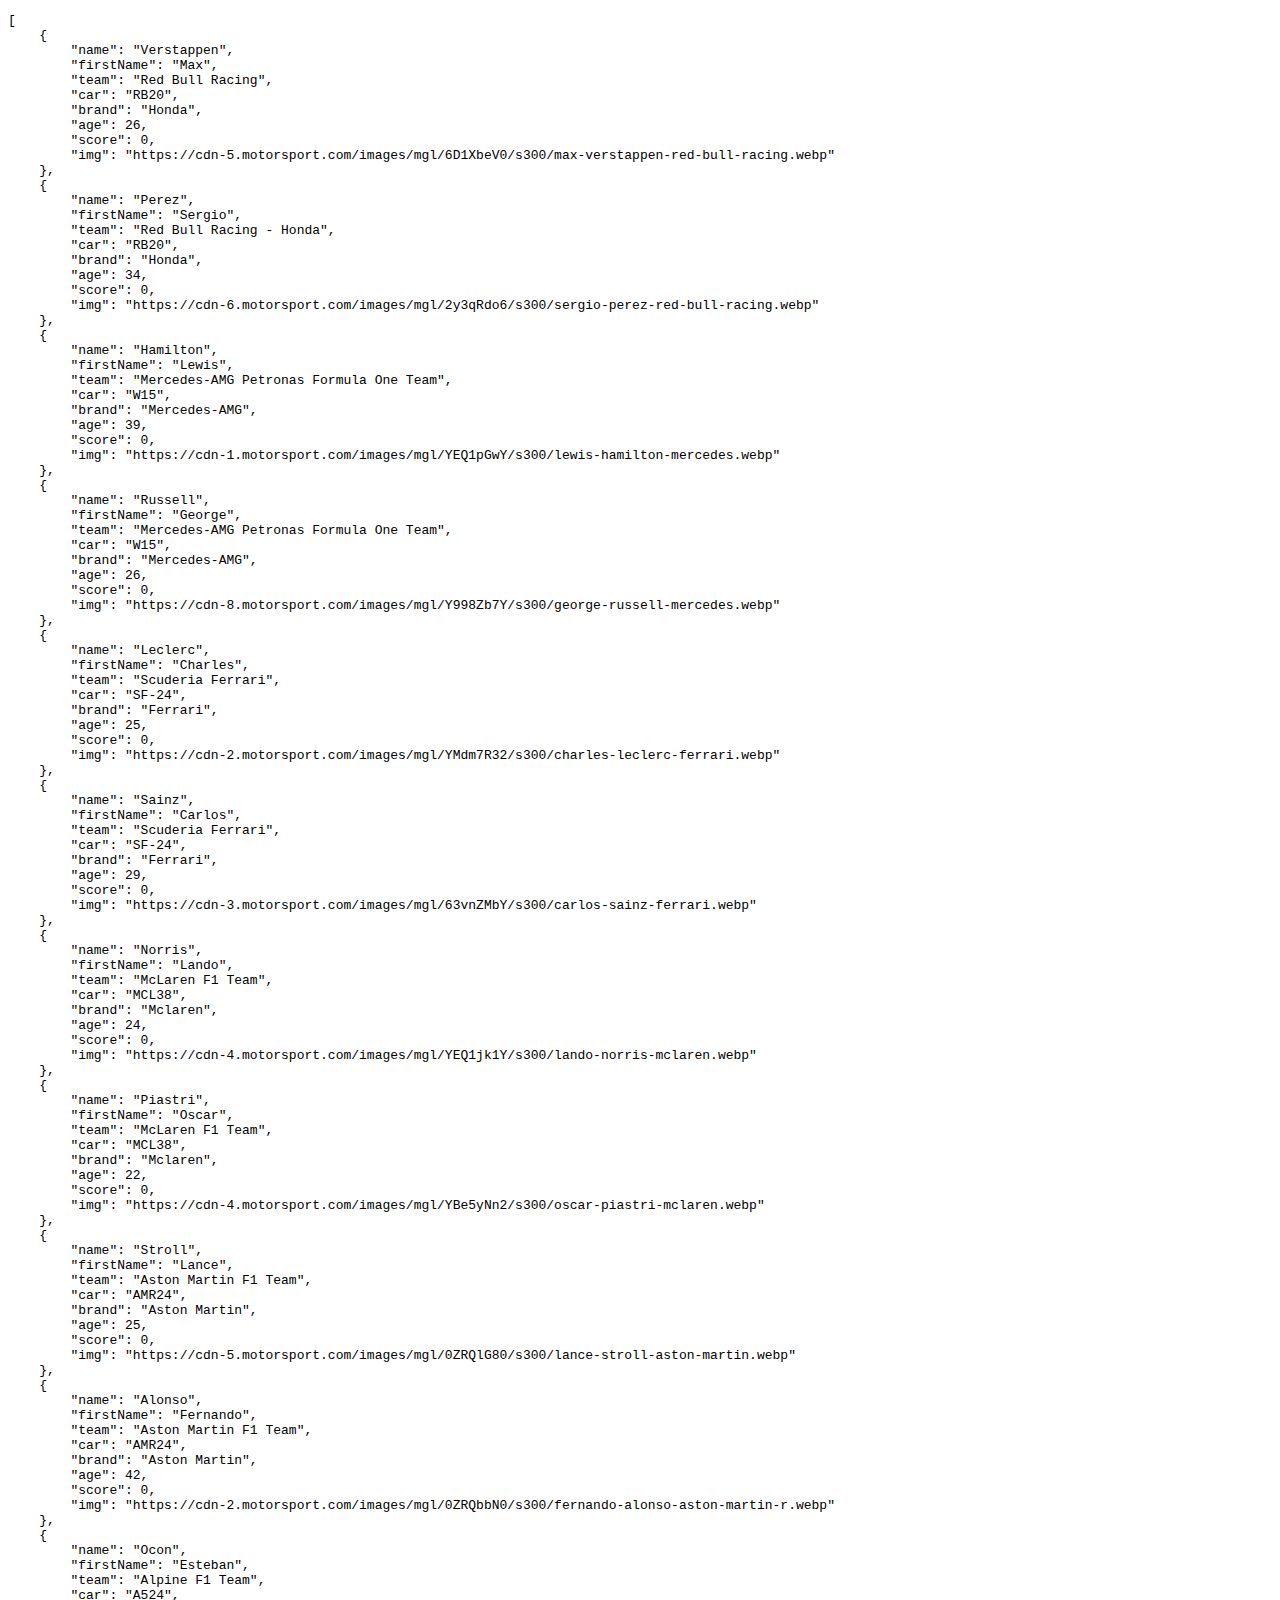
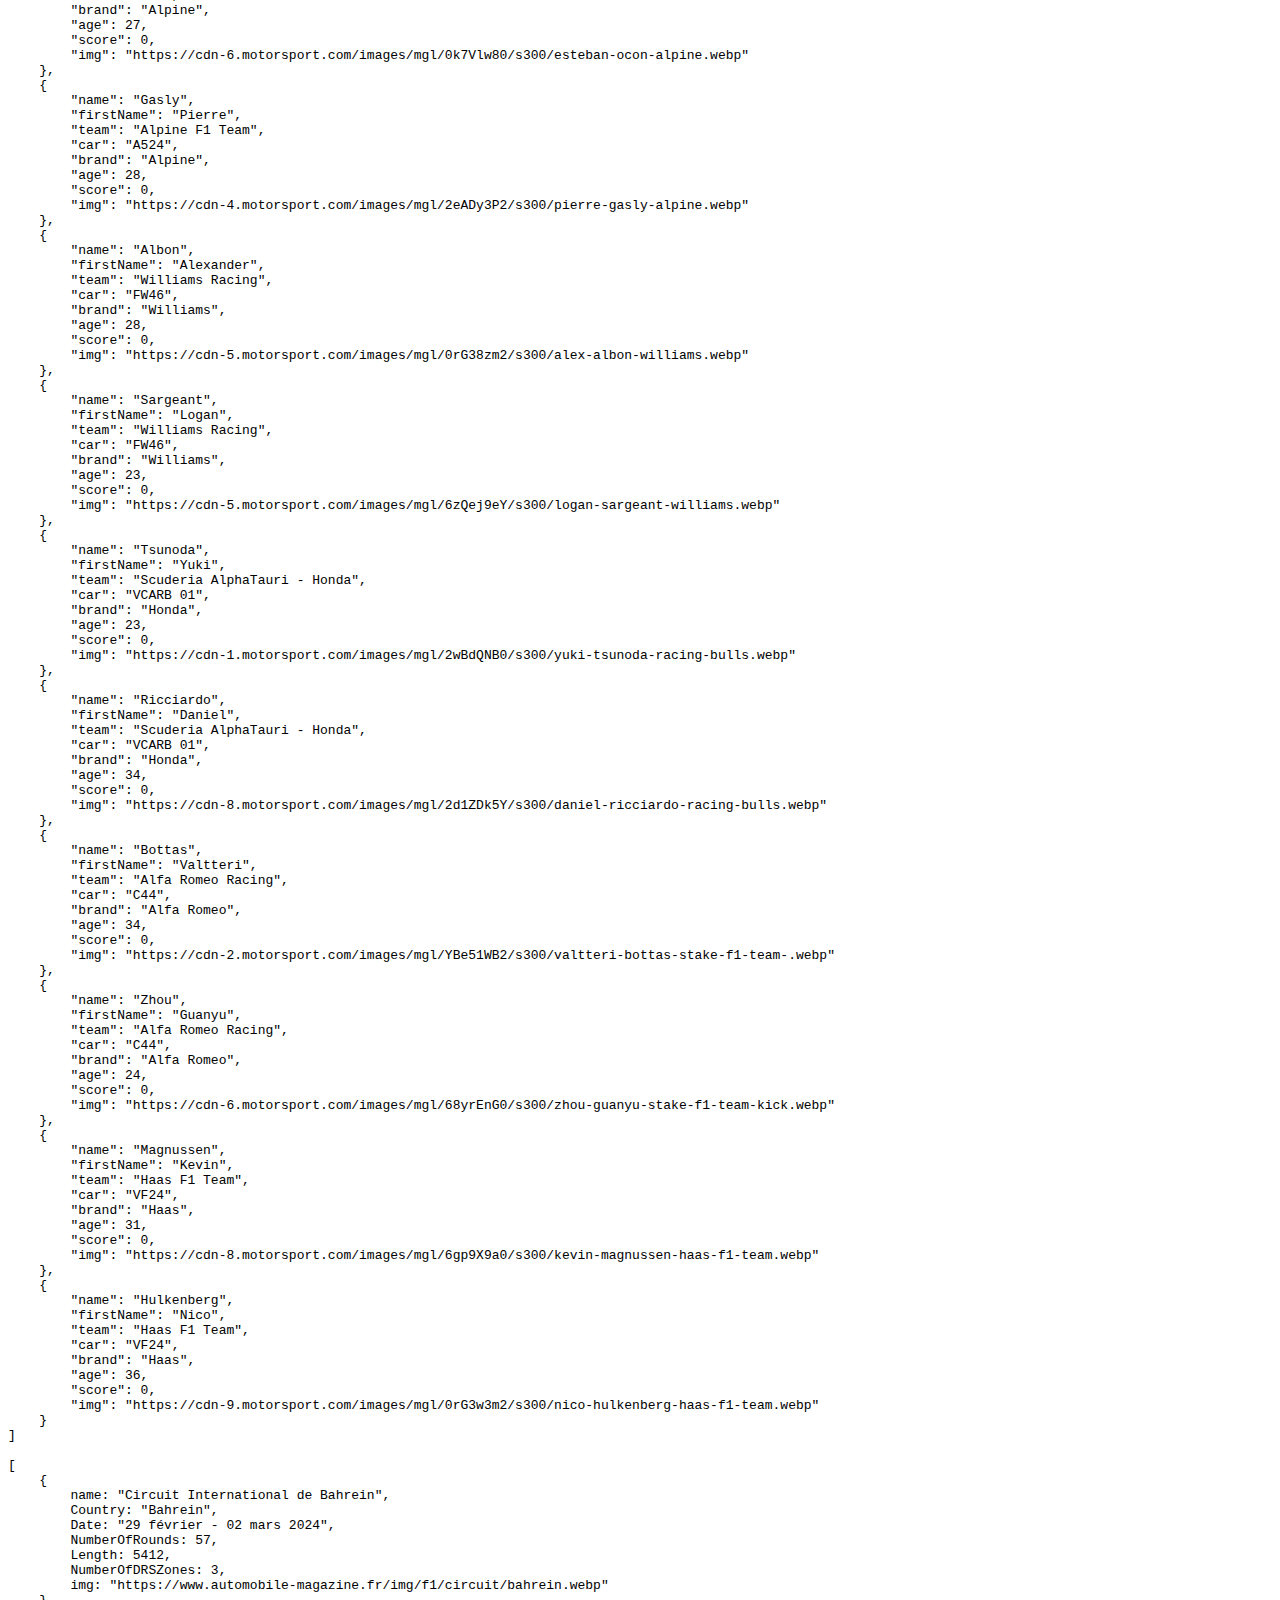
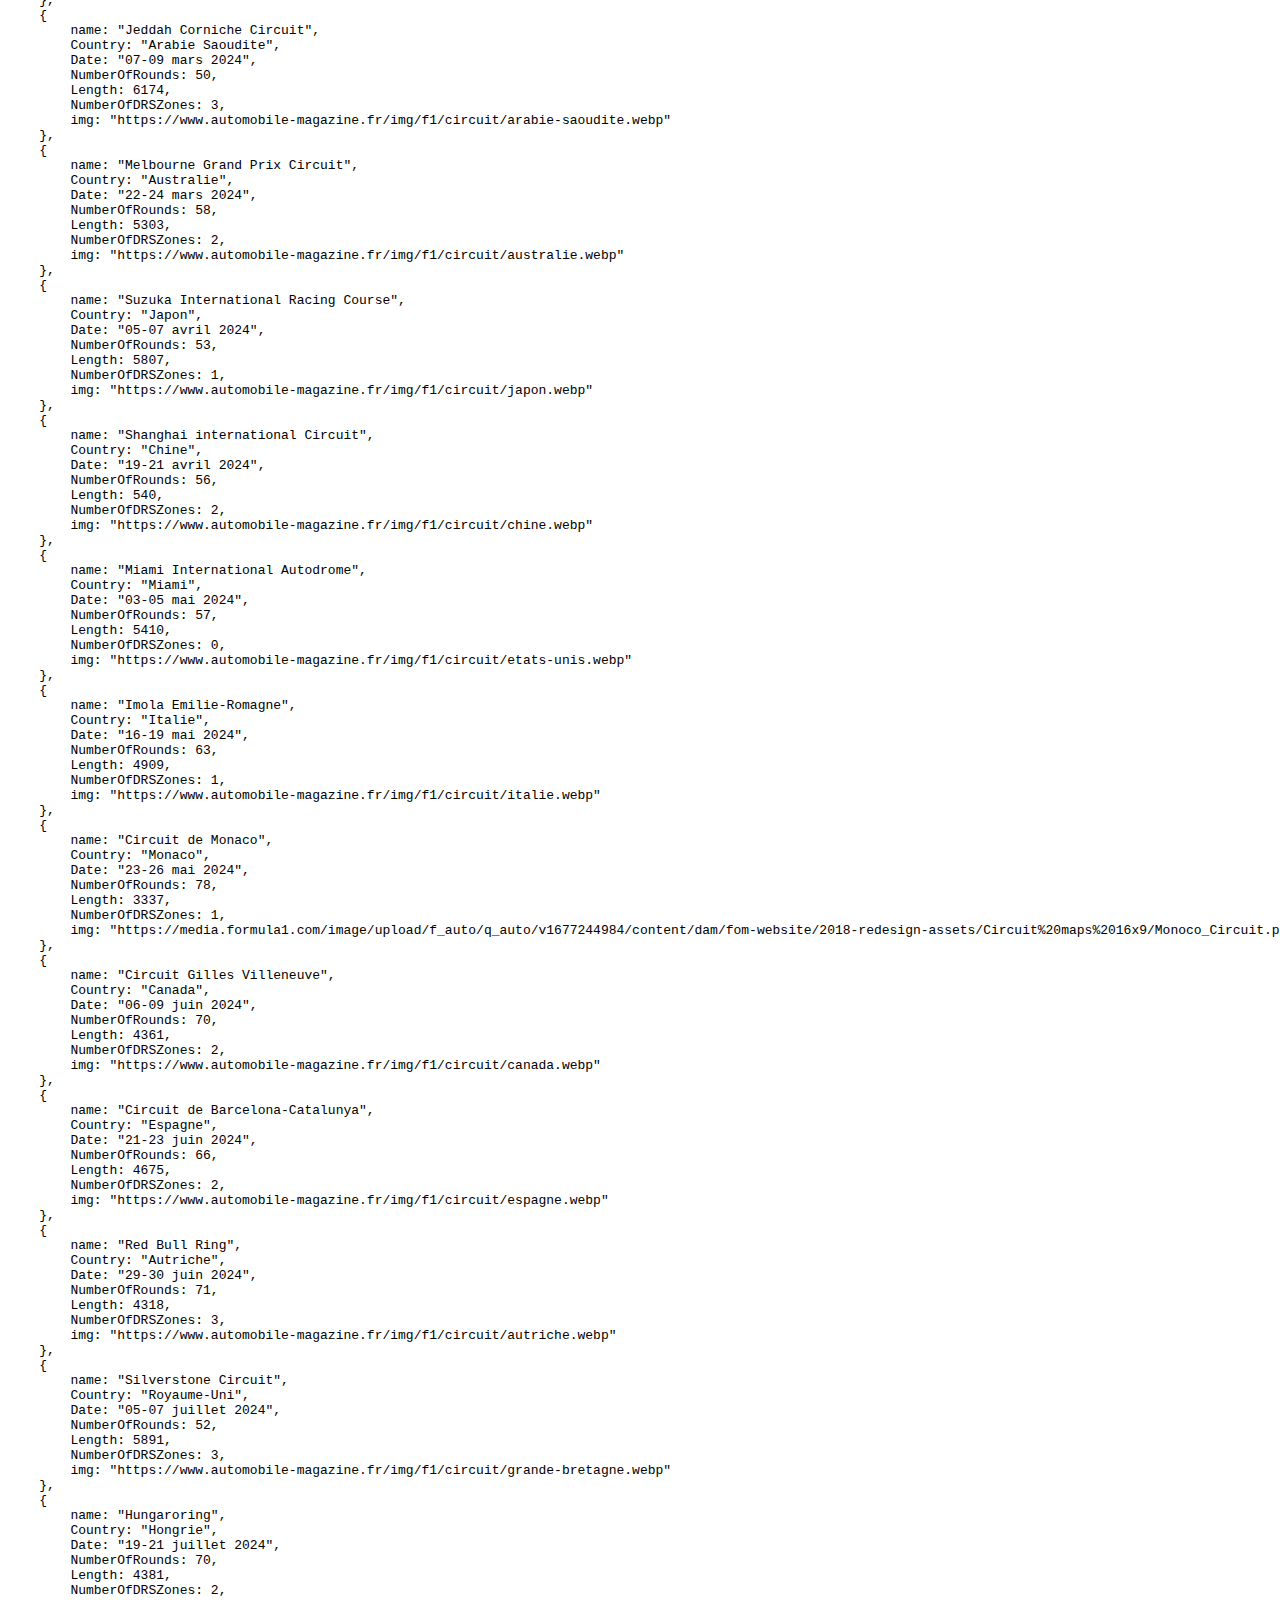
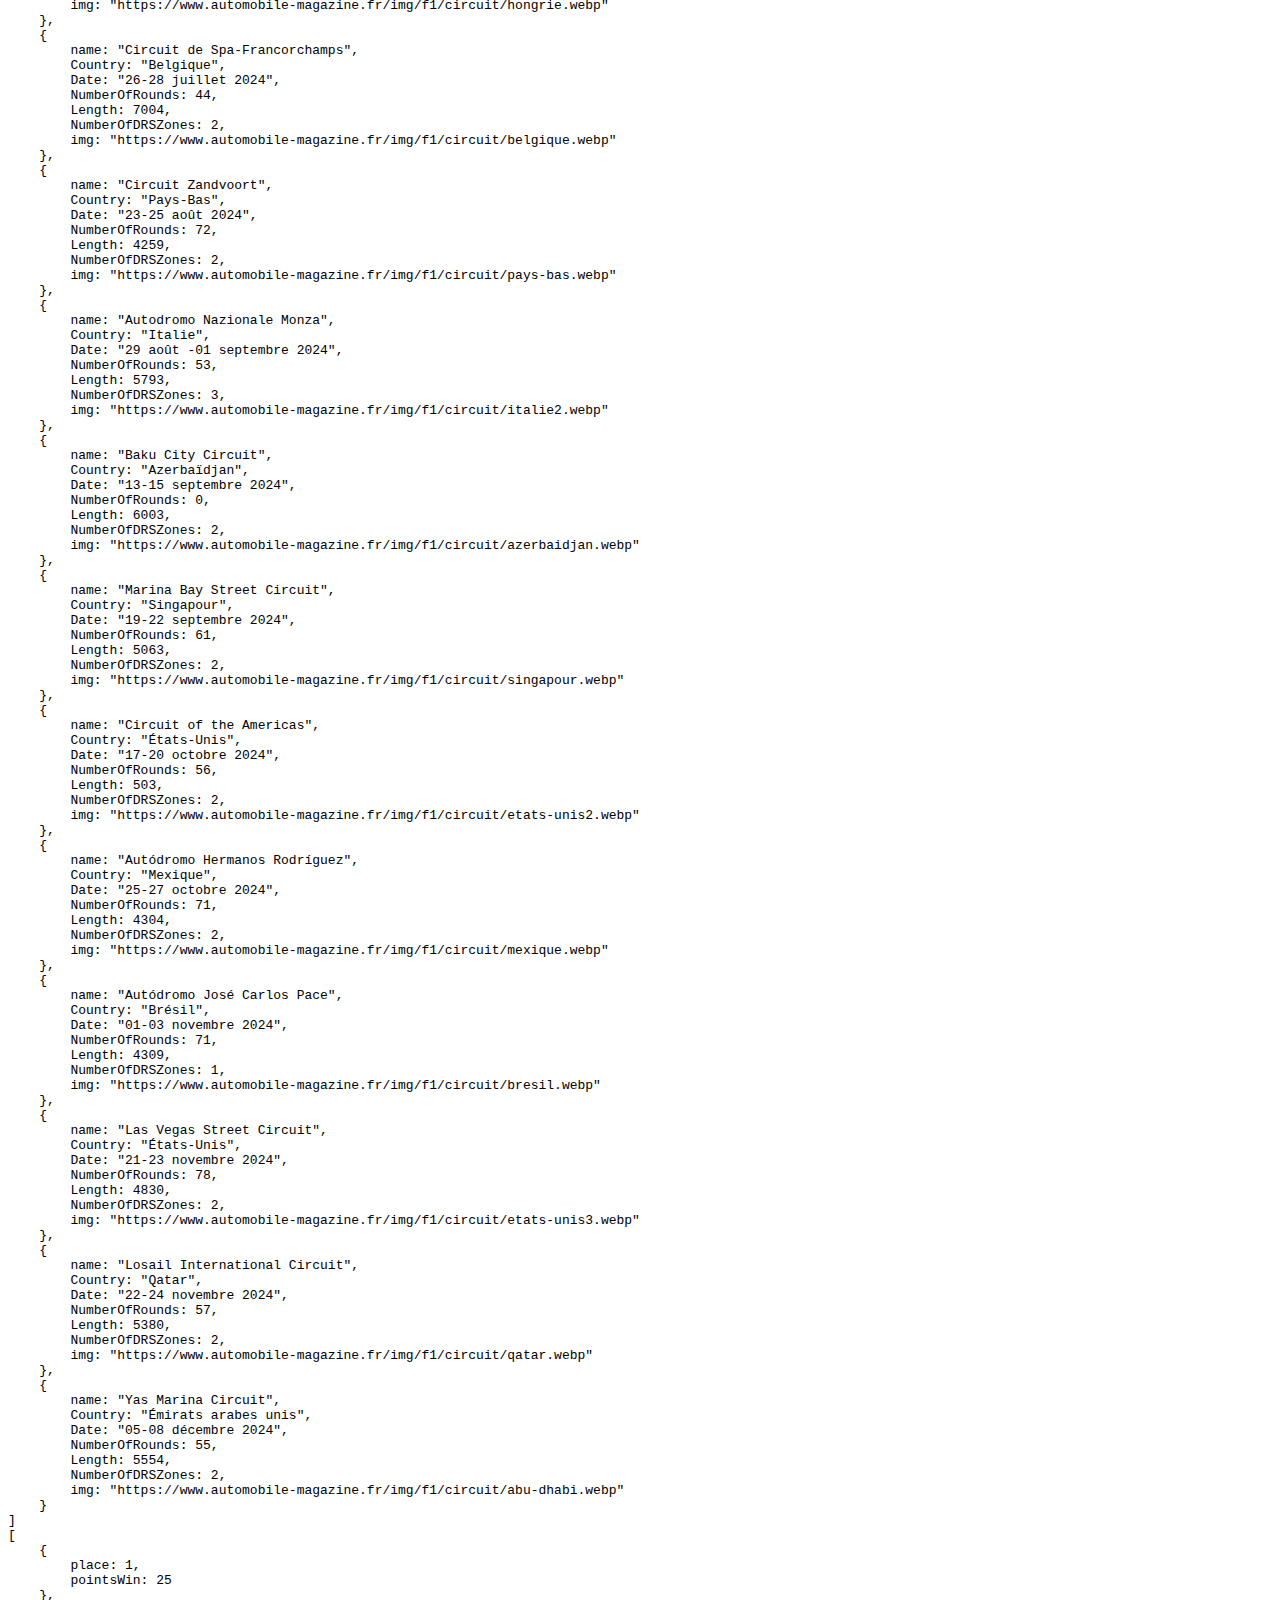
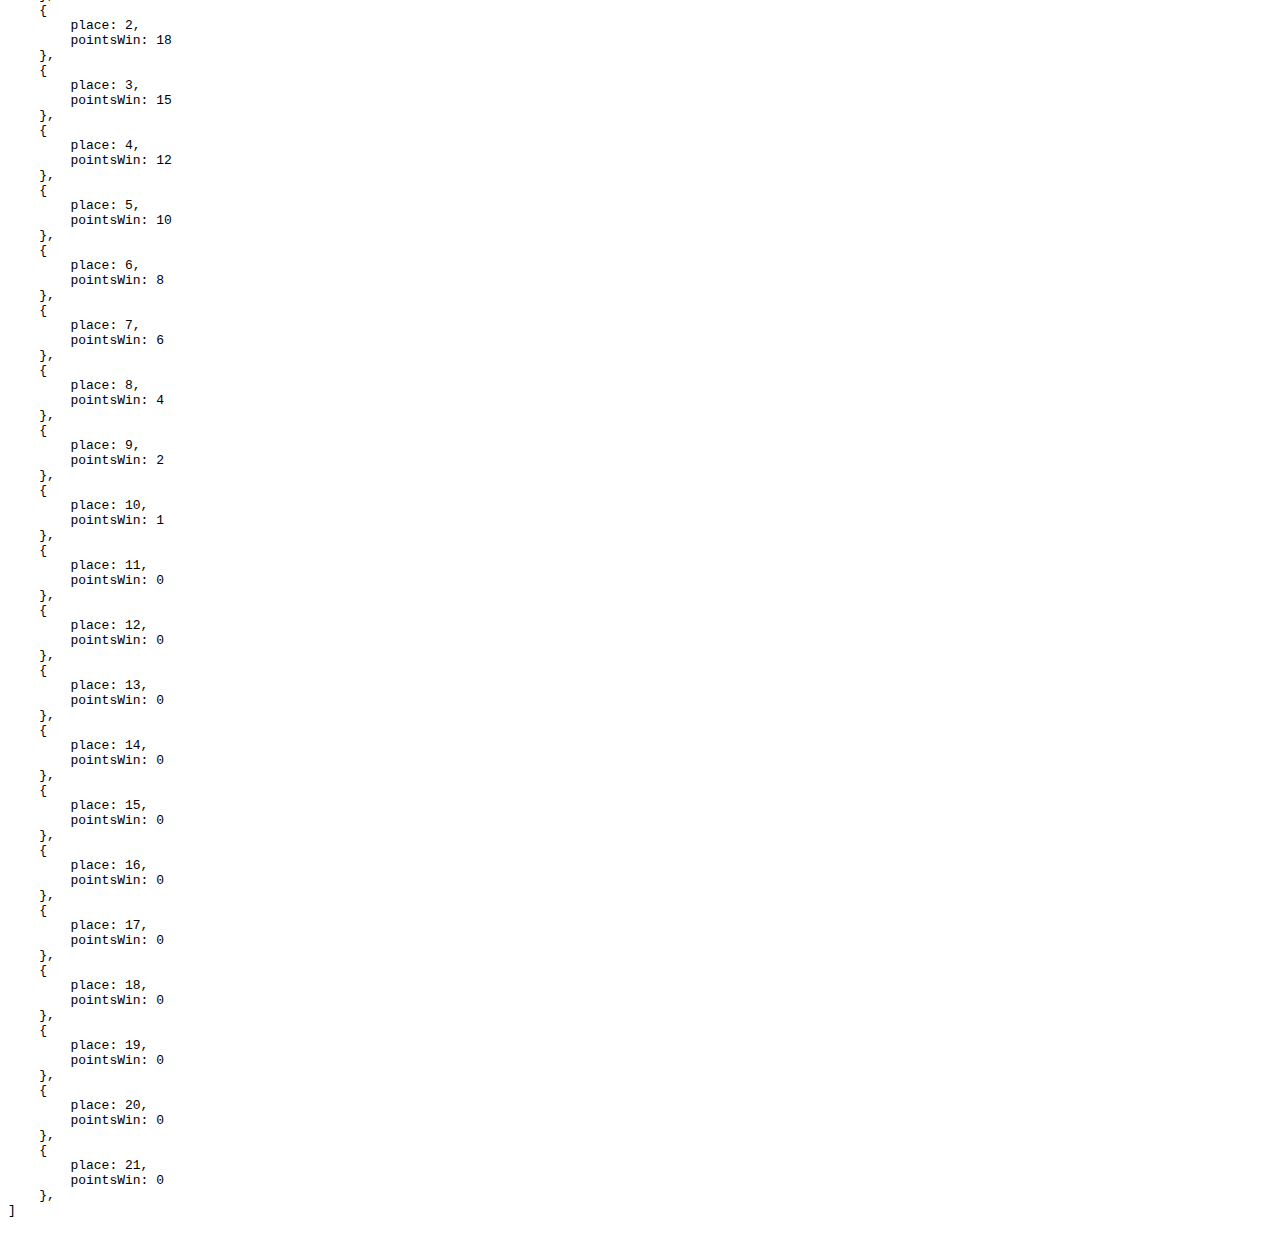
<file: data.html>
<!DOCTYPE html>
<html lang="fr">
<head>
    <meta charset="UTF-8">
    <title>VJS</title>
</head>
<body>
<pre>
[
    {
        "name": "Verstappen",
        "firstName": "Max",
        "team": "Red Bull Racing",
        "car": "RB20",
        "brand": "Honda",
        "age": 26,
        "score": 0,
        "img": "https://cdn-5.motorsport.com/images/mgl/6D1XbeV0/s300/max-verstappen-red-bull-racing.webp"
    },
    {
        "name": "Perez",
        "firstName": "Sergio",
        "team": "Red Bull Racing - Honda",
        "car": "RB20",
        "brand": "Honda",
        "age": 34,
        "score": 0,
        "img": "https://cdn-6.motorsport.com/images/mgl/2y3qRdo6/s300/sergio-perez-red-bull-racing.webp"
    },
    {
        "name": "Hamilton",
        "firstName": "Lewis",
        "team": "Mercedes-AMG Petronas Formula One Team",
        "car": "W15",
        "brand": "Mercedes-AMG",
        "age": 39,
        "score": 0,
        "img": "https://cdn-1.motorsport.com/images/mgl/YEQ1pGwY/s300/lewis-hamilton-mercedes.webp"
    },
    {
        "name": "Russell",
        "firstName": "George",
        "team": "Mercedes-AMG Petronas Formula One Team",
        "car": "W15",
        "brand": "Mercedes-AMG",
        "age": 26,
        "score": 0,
        "img": "https://cdn-8.motorsport.com/images/mgl/Y998Zb7Y/s300/george-russell-mercedes.webp"
    },
    {
        "name": "Leclerc",
        "firstName": "Charles",
        "team": "Scuderia Ferrari",
        "car": "SF-24",
        "brand": "Ferrari",
        "age": 25,
        "score": 0,
        "img": "https://cdn-2.motorsport.com/images/mgl/YMdm7R32/s300/charles-leclerc-ferrari.webp"
    },
    {
        "name": "Sainz",
        "firstName": "Carlos",
        "team": "Scuderia Ferrari",
        "car": "SF-24",
        "brand": "Ferrari",
        "age": 29,
        "score": 0,
        "img": "https://cdn-3.motorsport.com/images/mgl/63vnZMbY/s300/carlos-sainz-ferrari.webp"
    },
    {
        "name": "Norris",
        "firstName": "Lando",
        "team": "McLaren F1 Team",
        "car": "MCL38",
        "brand": "Mclaren",
        "age": 24,
        "score": 0,
        "img": "https://cdn-4.motorsport.com/images/mgl/YEQ1jk1Y/s300/lando-norris-mclaren.webp"
    },
    {
        "name": "Piastri",
        "firstName": "Oscar",
        "team": "McLaren F1 Team",
        "car": "MCL38",
        "brand": "Mclaren",
        "age": 22,
        "score": 0,
        "img": "https://cdn-4.motorsport.com/images/mgl/YBe5yNn2/s300/oscar-piastri-mclaren.webp"
    },
    {
        "name": "Stroll",
        "firstName": "Lance",
        "team": "Aston Martin F1 Team",
        "car": "AMR24",
        "brand": "Aston Martin",
        "age": 25,
        "score": 0,
        "img": "https://cdn-5.motorsport.com/images/mgl/0ZRQlG80/s300/lance-stroll-aston-martin.webp"
    },
    {
        "name": "Alonso",
        "firstName": "Fernando",
        "team": "Aston Martin F1 Team",
        "car": "AMR24",
        "brand": "Aston Martin",
        "age": 42,
        "score": 0,
        "img": "https://cdn-2.motorsport.com/images/mgl/0ZRQbbN0/s300/fernando-alonso-aston-martin-r.webp"
    },
    {
        "name": "Ocon",
        "firstName": "Esteban",
        "team": "Alpine F1 Team",
        "car": "A524",
        "brand": "Alpine",
        "age": 27,
        "score": 0,
        "img": "https://cdn-6.motorsport.com/images/mgl/0k7Vlw80/s300/esteban-ocon-alpine.webp"
    },
    {
        "name": "Gasly",
        "firstName": "Pierre",
        "team": "Alpine F1 Team",
        "car": "A524",
        "brand": "Alpine",
        "age": 28,
        "score": 0,
        "img": "https://cdn-4.motorsport.com/images/mgl/2eADy3P2/s300/pierre-gasly-alpine.webp"
    },
    {
        "name": "Albon",
        "firstName": "Alexander",
        "team": "Williams Racing",
        "car": "FW46",
        "brand": "Williams",
        "age": 28,
        "score": 0,
        "img": "https://cdn-5.motorsport.com/images/mgl/0rG38zm2/s300/alex-albon-williams.webp"
    },
    {
        "name": "Sargeant",
        "firstName": "Logan",
        "team": "Williams Racing",
        "car": "FW46",
        "brand": "Williams",
        "age": 23,
        "score": 0,
        "img": "https://cdn-5.motorsport.com/images/mgl/6zQej9eY/s300/logan-sargeant-williams.webp"
    },
    {
        "name": "Tsunoda",
        "firstName": "Yuki",
        "team": "Scuderia AlphaTauri - Honda",
        "car": "VCARB 01",
        "brand": "Honda",
        "age": 23,
        "score": 0,
        "img": "https://cdn-1.motorsport.com/images/mgl/2wBdQNB0/s300/yuki-tsunoda-racing-bulls.webp"
    },
    {
        "name": "Ricciardo",
        "firstName": "Daniel",
        "team": "Scuderia AlphaTauri - Honda",
        "car": "VCARB 01",
        "brand": "Honda",
        "age": 34,
        "score": 0,
        "img": "https://cdn-8.motorsport.com/images/mgl/2d1ZDk5Y/s300/daniel-ricciardo-racing-bulls.webp"
    },
    {
        "name": "Bottas",
        "firstName": "Valtteri",
        "team": "Alfa Romeo Racing",
        "car": "C44",
        "brand": "Alfa Romeo",
        "age": 34,
        "score": 0,
        "img": "https://cdn-2.motorsport.com/images/mgl/YBe51WB2/s300/valtteri-bottas-stake-f1-team-.webp"
    },
    {
        "name": "Zhou",
        "firstName": "Guanyu",
        "team": "Alfa Romeo Racing",
        "car": "C44",
        "brand": "Alfa Romeo",
        "age": 24,
        "score": 0,
        "img": "https://cdn-6.motorsport.com/images/mgl/68yrEnG0/s300/zhou-guanyu-stake-f1-team-kick.webp"
    },
    {
        "name": "Magnussen",
        "firstName": "Kevin",
        "team": "Haas F1 Team",
        "car": "VF24",
        "brand": "Haas",
        "age": 31,
        "score": 0,
        "img": "https://cdn-8.motorsport.com/images/mgl/6gp9X9a0/s300/kevin-magnussen-haas-f1-team.webp"
    },
    {
        "name": "Hulkenberg",
        "firstName": "Nico",
        "team": "Haas F1 Team",
        "car": "VF24",
        "brand": "Haas",
        "age": 36,
        "score": 0,
        "img": "https://cdn-9.motorsport.com/images/mgl/0rG3w3m2/s300/nico-hulkenberg-haas-f1-team.webp"
    }
]

[
    {
        name: "Circuit International de Bahrein",
        Country: "Bahrein",
        Date: "29 février - 02 mars 2024",
        NumberOfRounds: 57,
        Length: 5412,
        NumberOfDRSZones: 3,
        img: "https://www.automobile-magazine.fr/img/f1/circuit/bahrein.webp"
    },
    {
        name: "Jeddah Corniche Circuit",
        Country: "Arabie Saoudite",
        Date: "07-09 mars 2024",
        NumberOfRounds: 50,
        Length: 6174,
        NumberOfDRSZones: 3,
        img: "https://www.automobile-magazine.fr/img/f1/circuit/arabie-saoudite.webp"
    },
    {
        name: "Melbourne Grand Prix Circuit",
        Country: "Australie",
        Date: "22-24 mars 2024",
        NumberOfRounds: 58,
        Length: 5303,
        NumberOfDRSZones: 2,
        img: "https://www.automobile-magazine.fr/img/f1/circuit/australie.webp"
    },
    {
        name: "Suzuka International Racing Course",
        Country: "Japon",
        Date: "05-07 avril 2024",
        NumberOfRounds: 53,
        Length: 5807,
        NumberOfDRSZones: 1,
        img: "https://www.automobile-magazine.fr/img/f1/circuit/japon.webp"
    },
    {
        name: "Shanghai international Circuit",
        Country: "Chine",
        Date: "19-21 avril 2024",
        NumberOfRounds: 56,
        Length: 540,
        NumberOfDRSZones: 2,
        img: "https://www.automobile-magazine.fr/img/f1/circuit/chine.webp"
    },
    {
        name: "Miami International Autodrome",
        Country: "Miami",
        Date: "03-05 mai 2024",
        NumberOfRounds: 57,
        Length: 5410,
        NumberOfDRSZones: 0,
        img: "https://www.automobile-magazine.fr/img/f1/circuit/etats-unis.webp"
    },
    {
        name: "Imola Emilie-Romagne",
        Country: "Italie",
        Date: "16-19 mai 2024",
        NumberOfRounds: 63,
        Length: 4909,
        NumberOfDRSZones: 1,
        img: "https://www.automobile-magazine.fr/img/f1/circuit/italie.webp"
    },
    {
        name: "Circuit de Monaco",
        Country: "Monaco",
        Date: "23-26 mai 2024",
        NumberOfRounds: 78,
        Length: 3337,
        NumberOfDRSZones: 1,
        img: "https://media.formula1.com/image/upload/f_auto/q_auto/v1677244984/content/dam/fom-website/2018-redesign-assets/Circuit%20maps%2016x9/Monoco_Circuit.png.transform/7col/image.png"
    },
    {
        name: "Circuit Gilles Villeneuve",
        Country: "Canada",
        Date: "06-09 juin 2024",
        NumberOfRounds: 70,
        Length: 4361,
        NumberOfDRSZones: 2,
        img: "https://www.automobile-magazine.fr/img/f1/circuit/canada.webp"
    },
    {
        name: "Circuit de Barcelona-Catalunya",
        Country: "Espagne",
        Date: "21-23 juin 2024",
        NumberOfRounds: 66,
        Length: 4675,
        NumberOfDRSZones: 2,
        img: "https://www.automobile-magazine.fr/img/f1/circuit/espagne.webp"
    },
    {
        name: "Red Bull Ring",
        Country: "Autriche",
        Date: "29-30 juin 2024",
        NumberOfRounds: 71,
        Length: 4318,
        NumberOfDRSZones: 3,
        img: "https://www.automobile-magazine.fr/img/f1/circuit/autriche.webp"
    },
    {
        name: "Silverstone Circuit",
        Country: "Royaume-Uni",
        Date: "05-07 juillet 2024",
        NumberOfRounds: 52,
        Length: 5891,
        NumberOfDRSZones: 3,
        img: "https://www.automobile-magazine.fr/img/f1/circuit/grande-bretagne.webp"
    },
    {
        name: "Hungaroring",
        Country: "Hongrie",
        Date: "19-21 juillet 2024",
        NumberOfRounds: 70,
        Length: 4381,
        NumberOfDRSZones: 2,
        img: "https://www.automobile-magazine.fr/img/f1/circuit/hongrie.webp"
    },
    {
        name: "Circuit de Spa-Francorchamps",
        Country: "Belgique",
        Date: "26-28 juillet 2024",
        NumberOfRounds: 44,
        Length: 7004,
        NumberOfDRSZones: 2,
        img: "https://www.automobile-magazine.fr/img/f1/circuit/belgique.webp"
    },
    {
        name: "Circuit Zandvoort",
        Country: "Pays-Bas",
        Date: "23-25 août 2024",
        NumberOfRounds: 72,
        Length: 4259,
        NumberOfDRSZones: 2,
        img: "https://www.automobile-magazine.fr/img/f1/circuit/pays-bas.webp"
    },
    {
        name: "Autodromo Nazionale Monza",
        Country: "Italie",
        Date: "29 août -01 septembre 2024",
        NumberOfRounds: 53,
        Length: 5793,
        NumberOfDRSZones: 3,
        img: "https://www.automobile-magazine.fr/img/f1/circuit/italie2.webp"
    },
    {
        name: "Baku City Circuit",
        Country: "Azerbaïdjan",
        Date: "13-15 septembre 2024",
        NumberOfRounds: 0,
        Length: 6003,
        NumberOfDRSZones: 2,
        img: "https://www.automobile-magazine.fr/img/f1/circuit/azerbaidjan.webp"
    },
    {
        name: "Marina Bay Street Circuit",
        Country: "Singapour",
        Date: "19-22 septembre 2024",
        NumberOfRounds: 61,
        Length: 5063,
        NumberOfDRSZones: 2,
        img: "https://www.automobile-magazine.fr/img/f1/circuit/singapour.webp"
    },
    {
        name: "Circuit of the Americas",
        Country: "États-Unis",
        Date: "17-20 octobre 2024",
        NumberOfRounds: 56,
        Length: 503,
        NumberOfDRSZones: 2,
        img: "https://www.automobile-magazine.fr/img/f1/circuit/etats-unis2.webp"
    },
    {
        name: "Autódromo Hermanos Rodríguez",
        Country: "Mexique",
        Date: "25-27 octobre 2024",
        NumberOfRounds: 71,
        Length: 4304,
        NumberOfDRSZones: 2,
        img: "https://www.automobile-magazine.fr/img/f1/circuit/mexique.webp"
    },
    {
        name: "Autódromo José Carlos Pace",
        Country: "Brésil",
        Date: "01-03 novembre 2024",
        NumberOfRounds: 71,
        Length: 4309,
        NumberOfDRSZones: 1,
        img: "https://www.automobile-magazine.fr/img/f1/circuit/bresil.webp"
    },
    {
        name: "Las Vegas Street Circuit",
        Country: "États-Unis",
        Date: "21-23 novembre 2024",
        NumberOfRounds: 78,
        Length: 4830,
        NumberOfDRSZones: 2,
        img: "https://www.automobile-magazine.fr/img/f1/circuit/etats-unis3.webp"
    },
    {
        name: "Losail International Circuit",
        Country: "Qatar",
        Date: "22-24 novembre 2024",
        NumberOfRounds: 57,
        Length: 5380,
        NumberOfDRSZones: 2,
        img: "https://www.automobile-magazine.fr/img/f1/circuit/qatar.webp"
    },
    {
        name: "Yas Marina Circuit",
        Country: "Émirats arabes unis",
        Date: "05-08 décembre 2024",
        NumberOfRounds: 55,
        Length: 5554,
        NumberOfDRSZones: 2,
        img: "https://www.automobile-magazine.fr/img/f1/circuit/abu-dhabi.webp"
    }
]
[
    {
        place: 1,
        pointsWin: 25
    },
    {
        place: 2,
        pointsWin: 18
    },
    {
        place: 3,
        pointsWin: 15
    },
    {
        place: 4,
        pointsWin: 12
    },
    {
        place: 5,
        pointsWin: 10
    },
    {
        place: 6,
        pointsWin: 8
    },
    {
        place: 7,
        pointsWin: 6
    },
    {
        place: 8,
        pointsWin: 4
    },
    {
        place: 9,
        pointsWin: 2
    },
    {
        place: 10,
        pointsWin: 1
    },
    {
        place: 11,
        pointsWin: 0
    },
    {
        place: 12,
        pointsWin: 0
    },
    {
        place: 13,
        pointsWin: 0
    },
    {
        place: 14,
        pointsWin: 0
    },
    {
        place: 15,
        pointsWin: 0
    },
    {
        place: 16,
        pointsWin: 0
    },
    {
        place: 17,
        pointsWin: 0
    },
    {
        place: 18,
        pointsWin: 0
    },
    {
        place: 19,
        pointsWin: 0
    },
    {
        place: 20,
        pointsWin: 0
    },
    {
        place: 21,
        pointsWin: 0
    },
]

</pre>
</body>
</html>
</file>
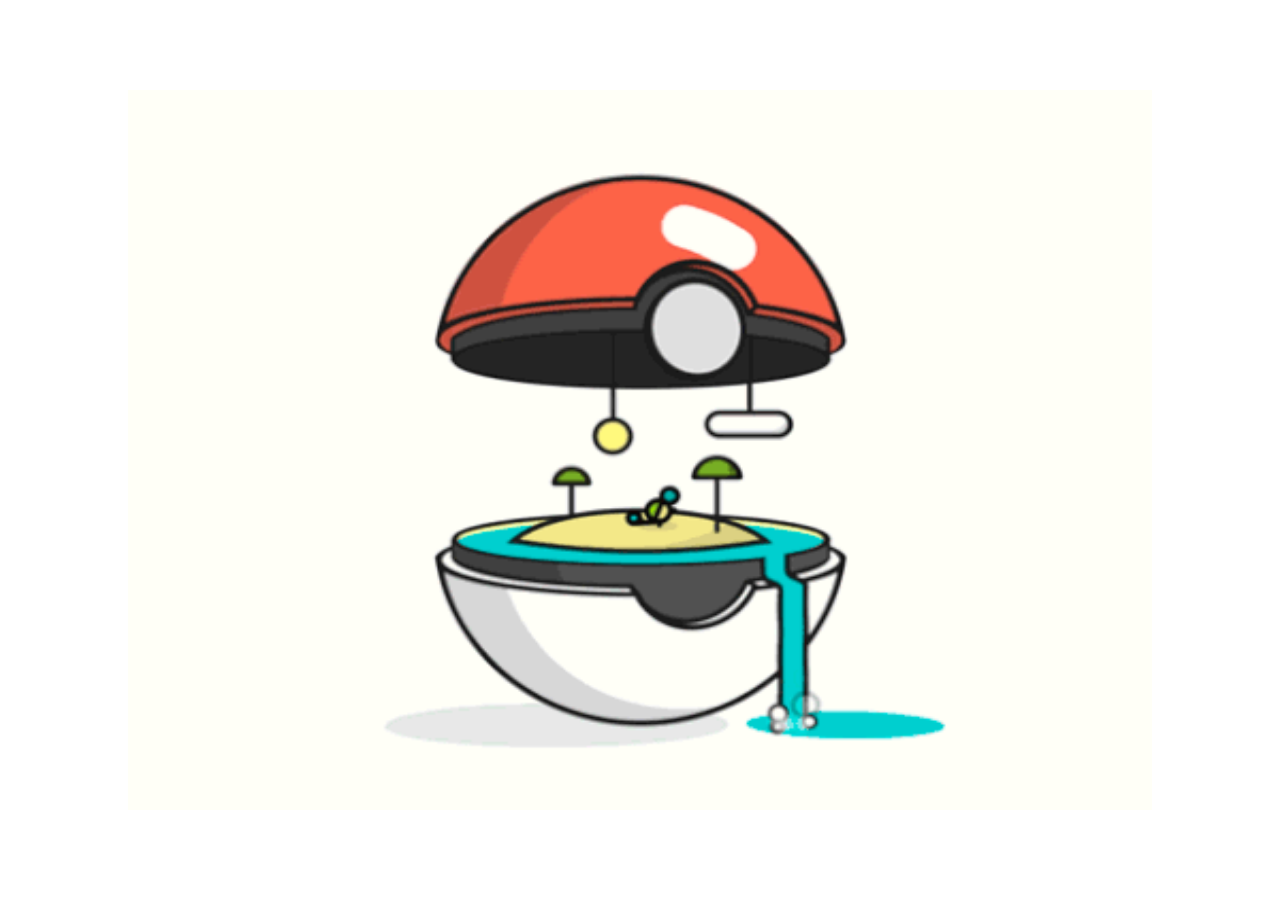
<file: fetchTest/catalogue/catalogue.html>
<!DOCTYPE html>
<html lang="fr">
<head>
    <meta charset="UTF-8">
    <link href="https://unpkg.com/aos@2.3.1/dist/aos.css" rel="stylesheet">
    <link href="../header/header.css" rel="stylesheet" type="text/css">
    <link href="data.css" rel="stylesheet" type="text/css">
    <link href="carousel.css" rel="stylesheet" type="text/css">
    <title>Fetch ou pas ?</title>
</head>
<header id="header" data-include="../header/header.html">
    <button  id="btnSwitch">
        <img src="🔄.png">
    </button>
</header>
<body>
<div class="slider__wrapper" id="slider__wrapper">
    <div class="slider">
        <div class="slide active">
            <a href="../creatPokemon/creatYourPokemon.html">
                <img src="Bandeau%20pokemon.png" class="bandeau">
            </a>
        </div>
        <div class="slide">
            <a href="https://www.dupuis.com/">
            <img src="Bandeau%20charly.jpg">
            </a>
        </div>
        <div class="slide">
            <a href="../creatPokemon/creatYourPokemon.html">
                <img src="Bandeau%20pokemon.png">
            </a>
        </div>
        <div class="slide">
            <a href="https://www.dupuis.com/">
            <img src="Bandeau%20pub.jpg">
            </a>
        </div>
    </div>
</div>
<div id="div" class="div" data-aos="flip-left"></div>
<script src="https://unpkg.com/aos@2.3.1/dist/aos.js"></script>
<script src="../header/includeHTML.js"></script>
<script src="../header/navbar.js"></script>
<script src="data.js"></script>
<script>
    AOS.init();
</script>
</body>
</html>
</file>
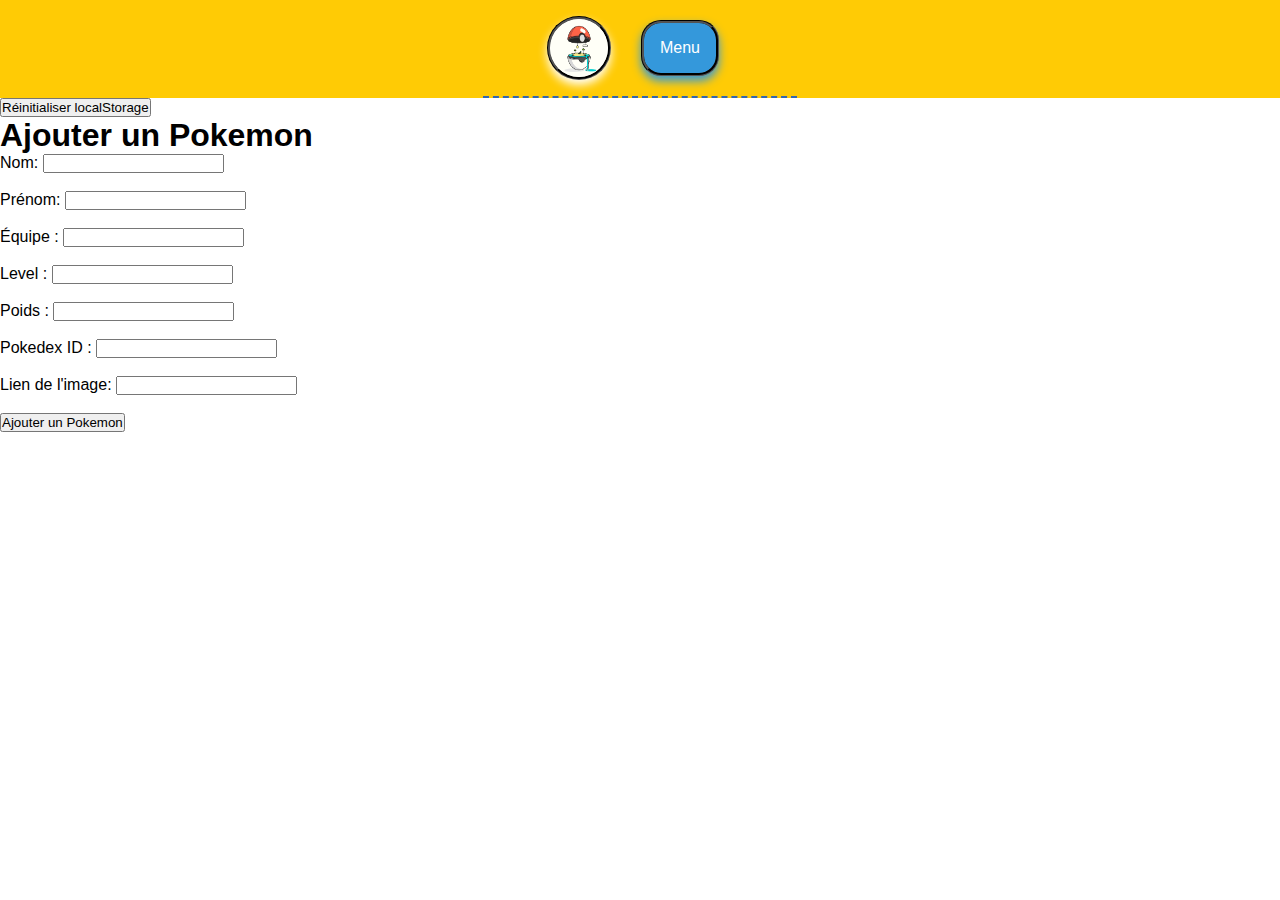
<file: fetchTest/creatPokemon/creatYourPokemon.html>
<!DOCTYPE html>
<html lang="fr">
<head>
    <meta charset="UTF-8">
    <link href="../header/header.css" rel="stylesheet" type="text/css">
    <link href="../catalogue/data.css" rel="stylesheet" type="text/css">
    <title>Creat ton Pokemon</title>
</head>
<header data-include="../header/header.html"></header>
<body>
<button id="resetLocalStorage">Réinitialiser localStorage</button>
<h1>Ajouter un Pokemon</h1>
<form id="pokemonForm">
    <label for="name">Nom:</label>
    <input type="text" id="name" name="name" required><br><br>

    <label for="firstName">Prénom:</label>
    <input type="text" id="firstName" name="firstName" required><br><br>

    <label for="team">Équipe :</label>
    <input type="text" id="team" name="team" required><br><br>

    <label for="level_100">Level :</label>
    <input type="number" id="level_100" name="level_100" required><br><br>

    <label for="weight">Poids :</label>
    <input type="number" id="weight" name="weight" required><br><br>

    <label for="pokedex_id">Pokedex ID :</label>
    <input type="number" id="pokedex_id" name="pokedex_id" required><br><br>

    <label for="imageLink">Lien de l'image:</label>
    <input type="url" id="imageLink" name="imageLink" required><br><br>

    <button type="submit">Ajouter un Pokemon</button>
</form>
<script src="creatYourPokemon.js"></script>
<script src="../header/includeHTML.js"></script>
<script src="../header/navbar.js"></script>
</body>
</html>
</file>
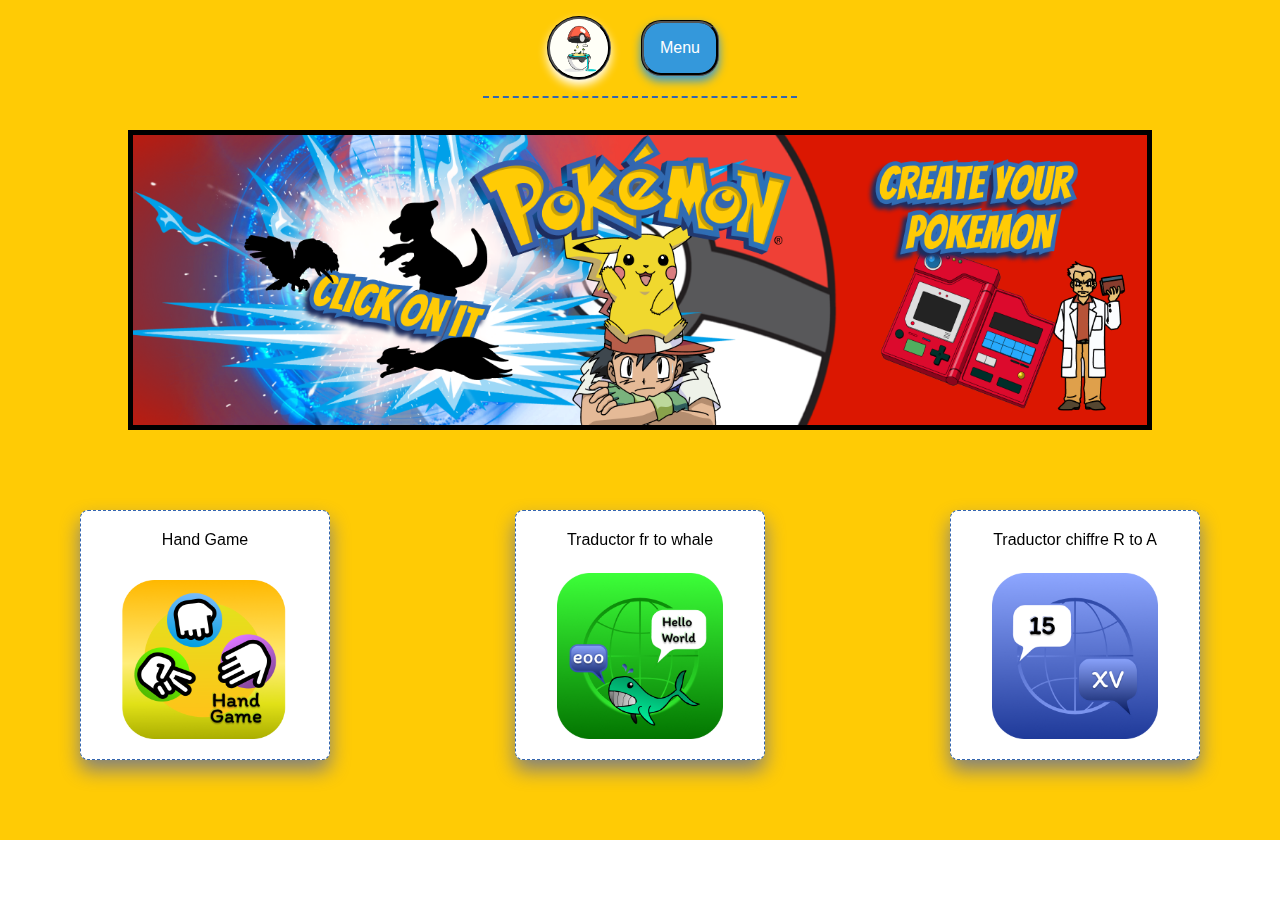
<file: fetchTest/game/game.html>
<!DOCTYPE html>
<html lang="fr">
<head>
    <meta charset="UTF-8">
    <link href="../game/game.css" rel="stylesheet" type="text/css">
    <link href="../catalogue/data.css" rel="stylesheet" type="text/css">
    <link href="../catalogue/carousel.css" rel="stylesheet" type="text/css">
    <link href="../header/header.css" rel="stylesheet" type="text/css">
    <link href="https://unpkg.com/aos@2.3.1/dist/aos.css" rel="stylesheet">
    <title>Games</title>
</head>
<header data-include="../header/header.html"></header>
<body>
<div class="slider__wrapper" id="slider__wrapper">
    <div class="slider">
        <div class="slide active">
            <a href="../creatPokemon/creatYourPokemon.html">
                <img src="../catalogue/Bandeau%20pokemon.png" class="bandeau">
            </a>
        </div>
        <div class="slide">
            <a href="https://www.dupuis.com/">
                <img src="../catalogue/Bandeau%20charly.jpg">
            </a>
        </div>
        <div class="slide">
            <a href="../creatPokemon/creatYourPokemon.html">
                <img src="../catalogue/Bandeau%20pokemon.png">
            </a>
        </div>
        <div class="slide">
            <a href="https://www.dupuis.com/">
                <img src="../catalogue/Bandeau%20pub.jpg">
            </a>
        </div>
    </div>
</div>
<div id="gameContainer"></div>
<script src="https://unpkg.com/aos@2.3.1/dist/aos.js"></script>
<script src="../header/includeHTML.js"></script>
<script src="../header/navbar.js"></script>
<script src="../game/games.js"></script>

</body>
</html>
</file>
<file: fetchTest/header/header.css>
*{
    box-sizing: border-box;
    margin: 0;
    padding: 0;
    transition: all 0.4s;
}
body{
    font-family: sans-serif;
}
a{
    text-decoration: none;
    color: white;
    font-size: 1.3rem;
    font-weight: bold;
}


.navbar{
    background: #FFCB05;
    display: flex;
    height: 5rem;
    justify-content: space-around;
    align-items: center;
    padding: 3rem;
    border-bottom: 2px dashed #3466AF;
}


.logo img{
    border-radius: 40px;
    border: 3px black groove;
    box-shadow: 0 5px 10px white;
    background: white;
    display: flex;
    align-items: center;
    width: 4rem;
    height: 4rem;
    margin-left:1rem;
}

.hamburger-menu{
    background: white;
    padding-right: 1.5rem;
    cursor: pointer;
}

.hamburger-menu .line{
    display: block;
    width:2.5rem;
    height: 2px;
    margin-bottom: 10px;
    background-color: black;
    cursor: pointer;
}

.nav-menu{
    position: fixed;
    width: 94%;
    top: 6rem;
    left: 18px;
    background: #3466AF;
    font-weight: 600;

}
.nav-menu a{
    background: white;
    display: block;
    text-align: center;
    padding: 5px 0;
}
.nav-menu a:hover{
    background-color: #FFCB05;
}

.hide{
    display: none;
}


@media screen and (min-width:600px){
    .navbar{
        justify-content: space-around;
    }
    .nav-menu{
        display: block;
        position: static;
        width: auto;
        margin-right:20px;
        background: none;
    }
    .nav-menu a{
        background: white;
        display: inline-block;
        padding: 15px 20px;
    }
    .nav-menu a:hover{
        background-color: rgb(223, 251, 219);
        border-radius: 5px;
    }
    .hamburger-menu{
        display: none;
    }
}

.dropbtn {
    border: 3px black groove;
    box-shadow: 0 5px 10px #3498DB;
    border-radius: 20px;
    background-color: #3498DB;
    color: white;
    padding: 16px;
    font-size: 16px;
    cursor: pointer;
    margin: 30px;
}


.dropbtn:hover, .dropbtn:focus {
    background-color: #2980B9;
}


.dropdown {
    position: relative;
    display: inline-block;
}


.dropdown-content {
    border-radius: 8px;
    display: none;
    position: absolute;
    background-color: #f1f1f1;
    min-width: 160px;
    z-index: 1;
}


.dropdown-content a {
    border-radius: 8px;
    background: white;
    color: #3466AF;
    padding: 12px 16px;
    text-decoration: none;
    display: block;
    box-shadow: 0 5px 10px darkgrey;
}


.dropdown-content a:hover {background-color: #ddd;}


.show {display:block;}
</file>
<file: fetchTest/catalogue/data.css>
#loader {
    position: fixed;
    top: 50%;
    left: 50%;
    transform: translate(-50%, -50%);
}


.div {
    background: #FFCB05;
    display: flex;
    flex-direction: row;
    flex-wrap: wrap;
    justify-content: center;
    align-items: center;
    padding: 2rem;
}
.switchOrientation{
    flex-direction: column !important;
}

.card, .local {
    background: white;
    border: 1px #3466AF dashed;
    border-radius: 8px;
    position: relative;
    overflow: hidden;
    display: flex;
    flex-direction: column;
    justify-content: center;
    align-items: center;
    box-shadow: 0 10px 20px gray;
    height: 300px;
    width: 200px;
    padding: 10px;
    margin: 20px;
}
div .local button {
    border: none;
}
header {
    background: #FFCB05;
    display: flex;
    flex-wrap: nowrap;
    flex-direction: row;
    justify-content: space-evenly;
}
header button img {
    height: 20px;
    width: 20px;
    background: transparent;
    border-radius: 40px;
}

.card img, .local img {
    border-radius: 20px;
    background: white;
    max-width: 100%;
    max-height: 100%;
    object-fit: contain;
    padding-top: 10px;
    padding-bottom: 10px;

}

.card p {
    background: white;
    text-align: left;
    margin: 0;
    width: 100%;
    padding-left: 1rem;
}

img {
    background: white;
    display: grid;
    justify-content: center;
    max-width: 100%;
    height: 80%;
    width: 80%;

@media (max-width: 768px) {
    #div {
        grid-template-columns: repeat(auto-fit, minmax(200px, 1fr));
    }
}
}


/* width */
::-webkit-scrollbar {
  width: 40px;
    height: 20px;
}

/* Track */
::-webkit-scrollbar-track {
    background: #FFCB05 !important;
}

/* Handle */
::-webkit-scrollbar-thumb {
    display: flex;
    justify-content: center;
    background-image: url('pokeball-png-45359.png');
    background-size: 100%;
    height: 10px;
    width: 10px;
}
/* Handle on hover */
::-webkit-scrollbar-thumb:hover {
    display: flex;
    justify-content: center;
    background-size: 100%;
    height: 10px;
    width: 10px;
}
</file>
<file: fetchTest/catalogue/carousel.css>
.slider {
    position: relative;
    width: 80%;
    height: 300px; /* Ajustez la hauteur selon vos besoins */
    margin: auto;
    overflow: hidden;
}

.slider__wrapper {
    padding-top: 2rem;
    background: #FFCB05;
}


.slide {
    width: 100%;
    height: 100%; /* Ajustez la hauteur selon vos besoins */
    position: absolute;
    text-align: center;
    -webkit-transition: 0.8s ease;
    transition: 1s ease;
    -webkit-transform: translateX(-100%); /* Utilisez translateX pour déplacer horizontalement */
    transform: translateX(-100%);
}

.slide.active {
    -webkit-transform: translateX(0); /* Utilisez translateX pour déplacer horizontalement */
    transform: translateX(0);
}

.slide.active~.slide {
    -webkit-transform: translateX(100%); /* Utilisez translateX pour déplacer horizontalement */
    transform: translateX(100%);
}

.slide img {
    width: 100%;
    height: 100%;
    border: black solid 5px;
}
</file>
<file: fetchTest/game/game.css>
#gameContainer {
    background: #FFCB05;
    display: flex;
    flex-direction: row;
    justify-content: space-between;
    padding: 60px;
}

.gameCard {
    background: white;
    border: 1px #3466AF dashed;
    border-radius: 8px;
    position: relative;
    display: flex;
    flex-direction: column;
    justify-content: center;
    align-items: center;
    box-shadow: 0 10px 20px gray;
    height: 250px;
    width: 250px;
    padding: 10px;
    margin: 20px;
    transform-style: preserve-3d;
    transform-origin: center right;
}

.cardInner {
    /*position: absolute;*/
    width: 100%;
    height: 100%;
    /*border-radius: 30px;*/
    text-align: center;
    transition: transform 0.5s;
    transform-style: preserve-3d;
    backface-visibility: hidden;
}


.gameCard.is-flipped {
    transform: translateX(-100%) rotateY(180deg);
}

.card-front {
    display: flex;
    flex-direction: column;
    justify-items: center;
    justify-content: space-between;
    align-items: center;
    flex-wrap: wrap;
    padding: 10px;
    /*transform: rotateY(180deg);*/
    /*transform: rotateY(180deg);*/
    /*border-radius: 30px;*/

}

.card-front.img {
    width: 30px;
    height: 30px;
}

.card-back {
    transform: rotateY(180deg);
    /*border-radius: 30px;*/
    color: black;
    position: absolute;
}
</file>
